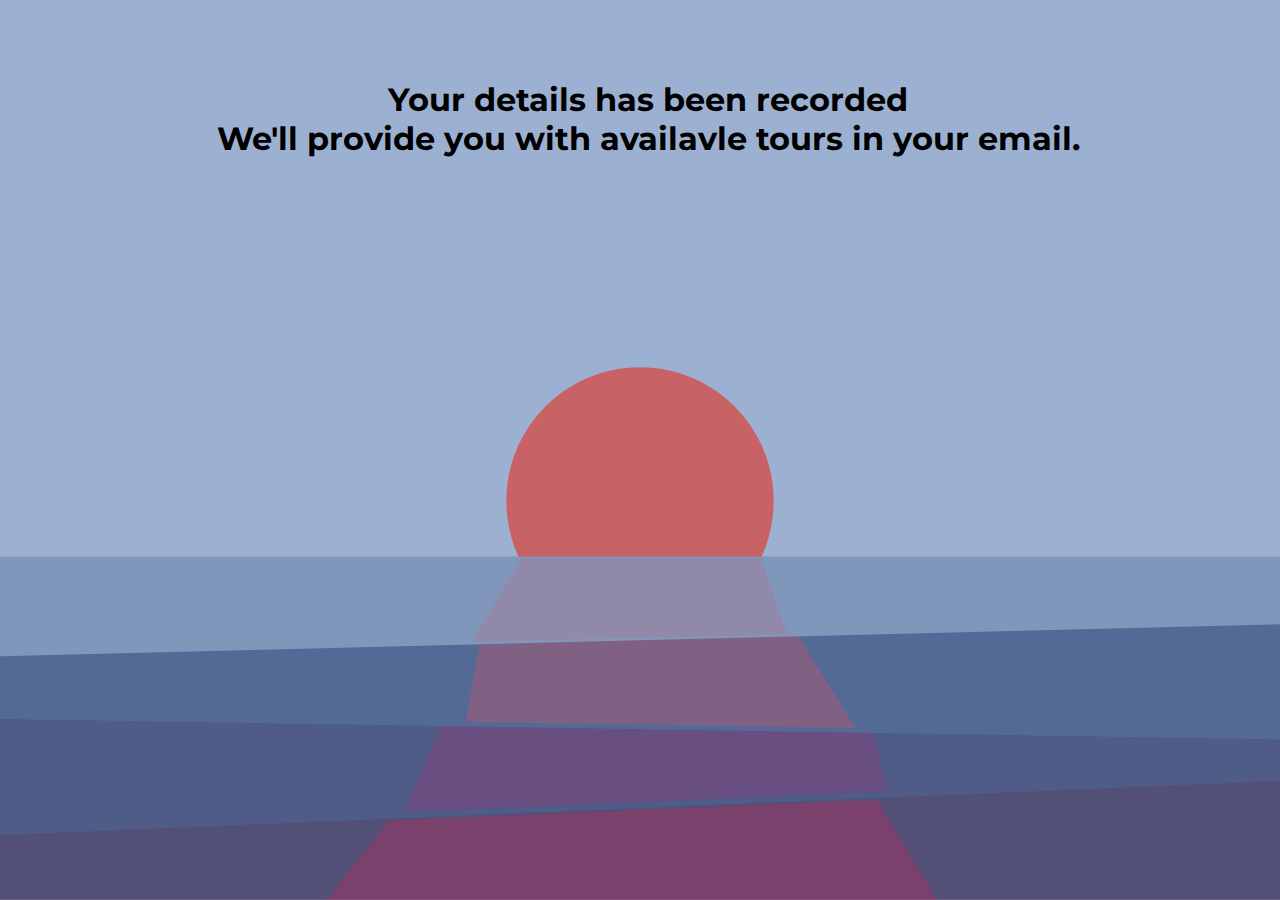
<file: final.html>
<!DOCTYPE html>
<html lang="en" dir="ltr">
  <head>
    <meta charset="utf-8">
    <title>Submitted</title>
    <link rel="stylesheet" href="style.css">
  </head>
  <body>
    <h1 style="text-align:center; margin-top: 80px;">Your details has been recorded <br>We'll provide you with availavle tours in your email.</h1>
  </body>
</html>
</file>
<file: style.css>
@import url('https://fonts.googleapis.com/css2?family=Montserrat:wght@500&display=swap');

*{
  box-sizing: border-box;
  padding: 0;
  scroll-behavior: smooth;
  /* background-color: #24252A; */
}
body
{
  font-family: "Montserrat", sans-serif;
  background-image: url("images/back3.png");
  background-repeat: no-repeat;
  width: 100%;
  background-position: center;
  background-size: cover;
  background-attachment: fixed;
}
.slides
{
  display: none;
}
.container{
  max-width: 1000px;
  position: relative;
  margin: auto;
  margin-top: 90px;
}
.captionT
{
  color:#f2f2f2;
  margin-top: 10px;
  font-size: 50px;
  padding: 8px 15px;
  bottom: 8px;
  width: 100%;
  text-align: center;
}

.numberText{
  color: #f2f2f2;
  font-size: 45px;
  padding: 8px 15px;
  position: absolute;
  right: 0;
}
.dot{
  height: 15px;
  width: 15px;
  margin: 0 2px;
  border-radius: 50%;
  background-color: #bbb;
  display: inline-block;
  transition: background-color 0.2s ease;
}
.active{
  background-color: #717171;
}

.fade{
  -webkit-animation-name: fade;
  -webkit-animation-duration:1.5s;
  animation-name: fade;
  animation-duration: 1.5s;
}

@-webkit-keyframes fade {
  from {opacity: .4}
  to {opacity: 1}
}

@keyframes fade {
  from {opacity: .4}
  to {opacity: 1}
}
img{
  vertical-align: middle;
}

@media (max-width: 900px) {
  .captionT {font-size: 11px}
}
li, a , button
{
  font-family: "Montserrat", sans-serif;
  font-weight: 500;
  font-size: 16px;
  color:#000;
  text-decoration: none;
}

header
{
  display: flex;
  justify-content:flex-end;
  align-items: center;
  padding: 30px 10%
}
.logo
{
  cursor: pointer;
  margin-right: auto;
  padding-left: 0;
}

.nav__links
{
  list-style: none;
}

.nav__links li{
  display: inline-block;
  padding: 0 20px;
}
.nav__links li a{
  transition: all 0.3s ease 0s;
}
.nav__links li a:hover{
  color: #0088a9;
}
.cButton
{
  padding: 9px 25px;
  background-color: rgba(0,136,169,1);
  border: none;
  border-radius: 50px;
  cursor: pointer;
  transition: all 0.3s ease 0s;
  margin-left: 20px;
}
.cButton:hover
{
    background-color: rgba(0,136,169,0.8);
}
main{
  margin: 1rem auto;
  width: 90%;
  max-width: 1000px;
    }
.end-form{
  margin-top: 200px;
  font-size: 20px;
  font-family: "Montserrat", sans-serif;
  color: #878787;
  line-height: 1.6;
}

  .my-form input{
    background: none;
    width: 100%;
    border: none;
    outline: none;
  }
input,label{
  padding: 0.2rem 1rem;
  font-size: 1.5rem;
  color: inherit;
}
.form-box button{
  font-size: 1.5rem;
  padding: 15px 25px;
  background-color: #eb8f8f;
  border: none;
  border-radius: 2px;
  cursor: pointer;
  transition: all 0.3s ease 0s;
}
.form-box{
  padding: 0.5rem 0;
  display: flex;
  flex-direction: column;
}
.form-box label
{
  display: none;
}
.form-box input{
  flex-basis: 100%;
}

@media all and (min-width: 700px){
  .form-box label
  {
    display: block;
  }
}
@media all and (min-width: 800px) {
  .form-box{
    flex-direction: row;
  }

  .form-box label{
    flex-basis: 12rem;
    flex-grow:0;
    flex-shrink: 0;
  }
  .form-box input{
    flex-basis: 0;
    flex-grow: 1;
    flex-shrink: 1;
  }
  .form-box button{
      margin-left: 12rem;
  }
  }

#footer{
  padding: 7% 15%;
  margin-top: 400px;
  text-align: center;
}
.footer-icons{
  text-align: center;
  margin:3px 10px;
}
</file>
